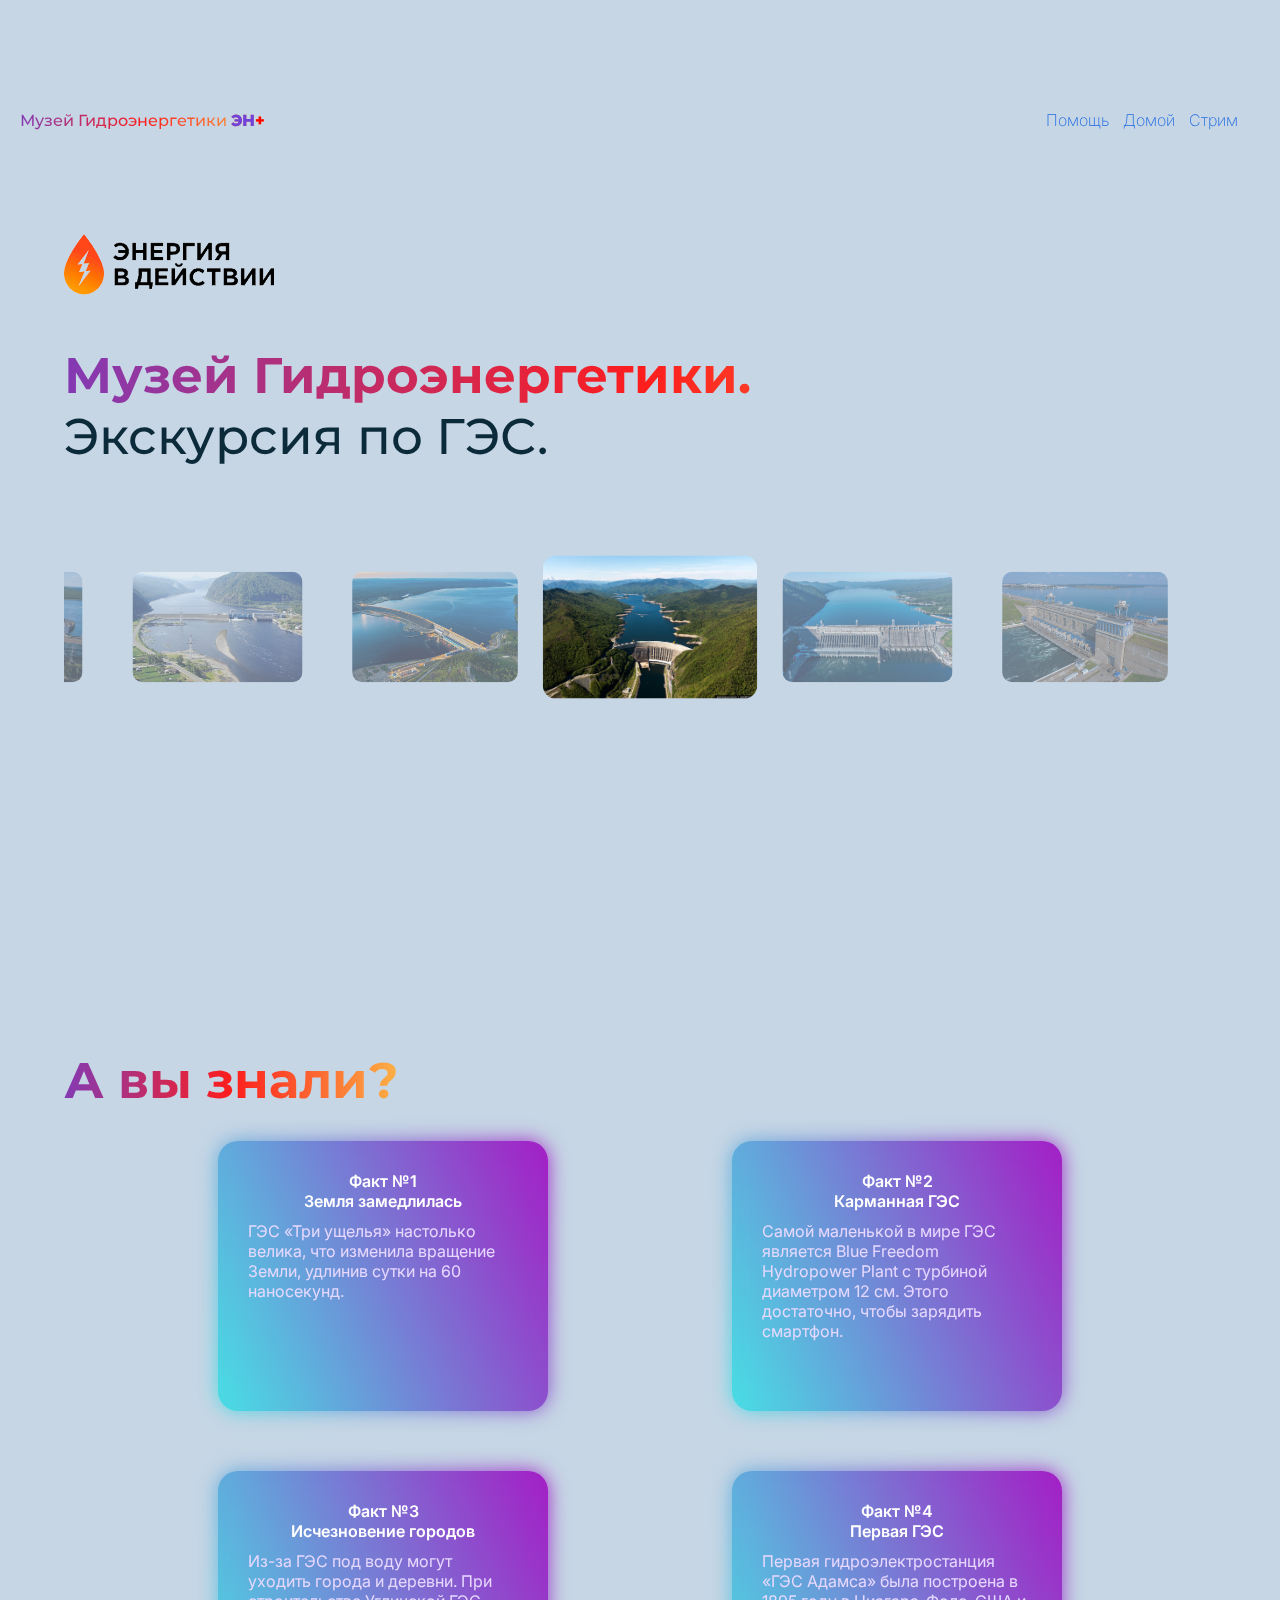
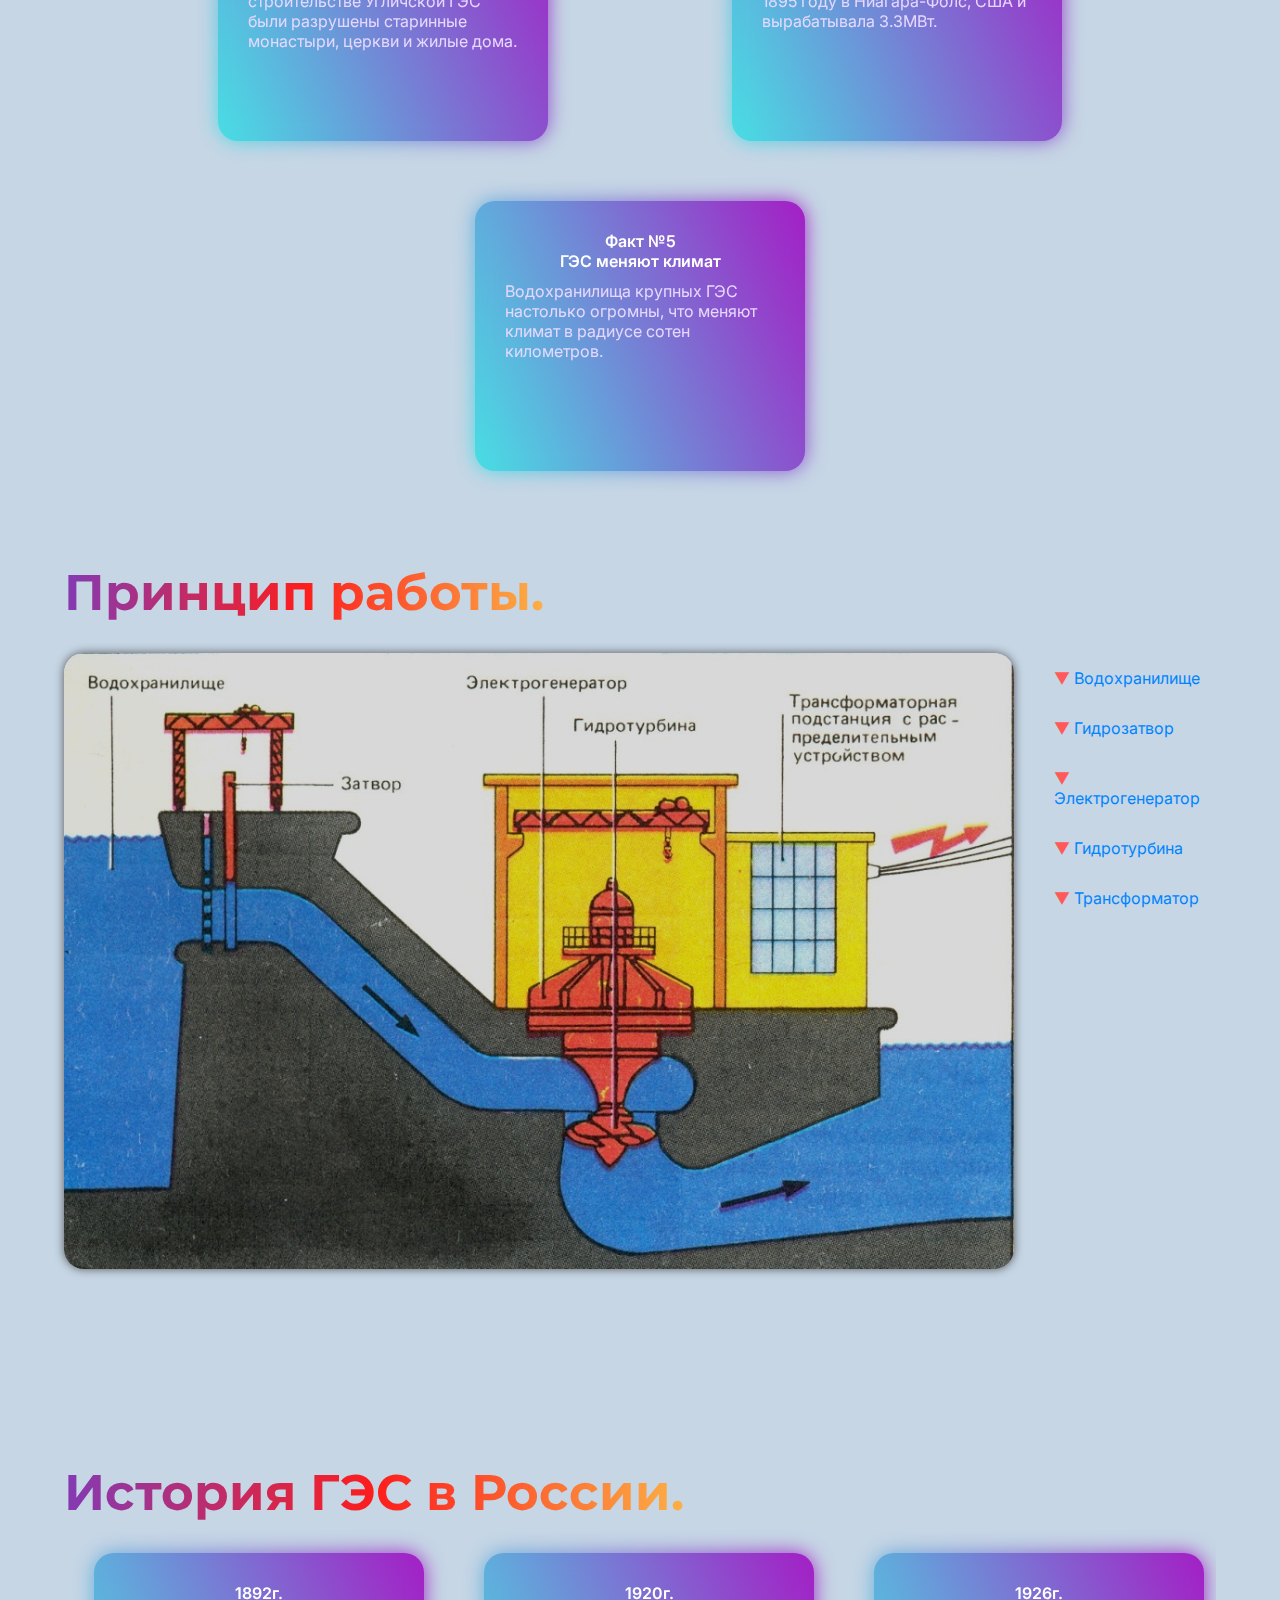
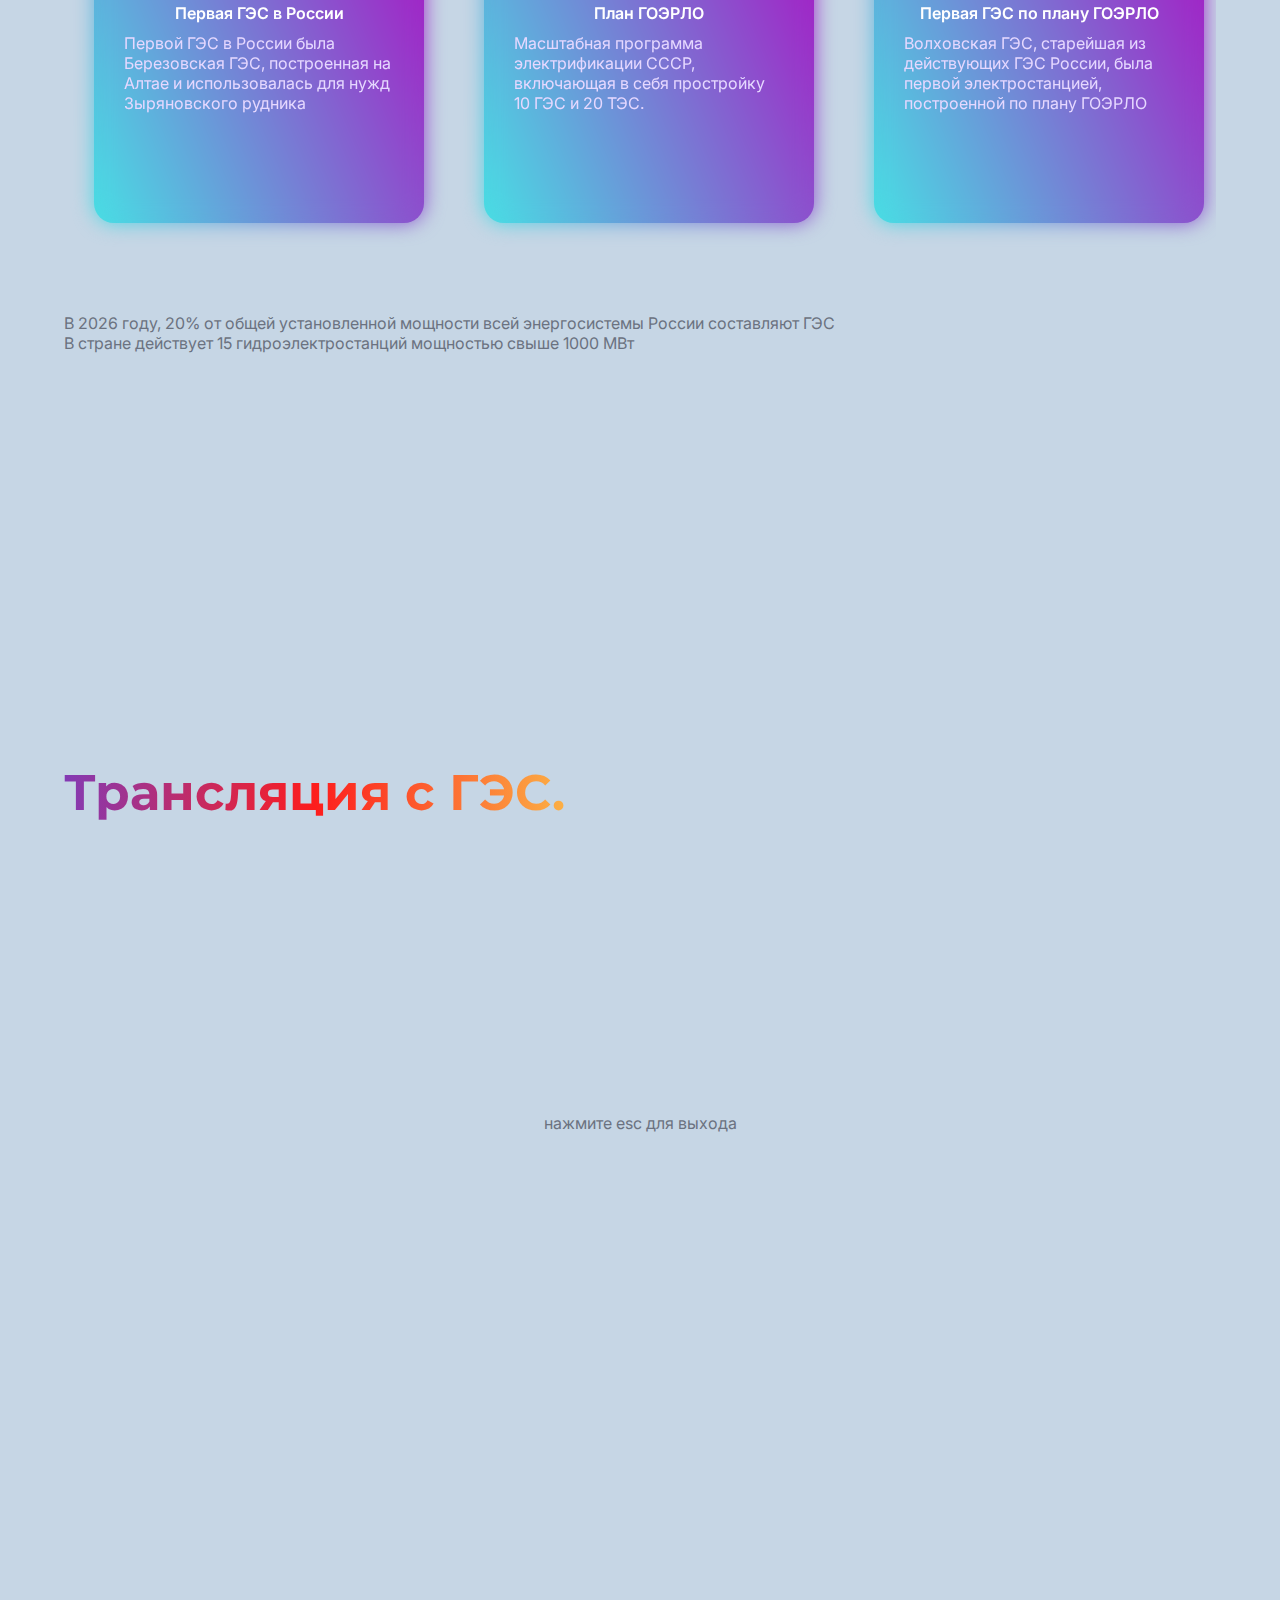
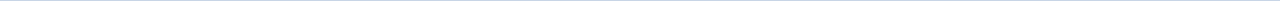
<file: index.html>
<!DOCTYPE html>
<html lang="en">
<head>
    <meta charset="UTF-8">
    <meta name="viewport" content="width=device-width, initial-scale=1.0">
    <title>(•ω•)</title>
    <link rel="stylesheet" href="style.css">
    <link rel="preconnect" href="https://fonts.googleapis.com">
    <link rel="preconnect" href="https://fonts.gstatic.com" crossorigin>
    <link href="https://fonts.googleapis.com/css2?family=Inter:ital,opsz,wght@0,14..32,100..900;1,14..32,100..900&family=Montserrat:ital,wght@0,100..900;1,100..900&display=swap" rel="stylesheet">
    <meta name="google-site-verification" content="KiKjGGC1zaBZEqLNtu3GylCnG-YXz8jtjM4fx1MYQGU" />
</head>
<body>
    <header>
        <span class="logo">Музей Гидроэнергетики <a class="en">ЭН</a><a class="pl">+</a></span>
        <div class="links">
        <a href="https://www.donationalerts.com/r/breed_" class="hlnk">Помощь</a>
        <a href="/funny.html" class="hlnk">Домой</a>
        <a href="#twitch-embed" class="hlnk">Стрим</a>
        </div>
    </header>
    <section class="zazu">
        <img class="start" src="images.png" alt="Энергия в действии">
        <h1>Музей Гидроэнергетики.</h1>
        <h2>Экскурсия по ГЭС.</h2>
        <div class="carousel">
            <div class="track">
                <img src="гэс.jpg" />
                <img src="1.jpg" />
                <img src="3270ab7c4b.jpg" />
                <img src="GES.jpg" />
                <img src="PCVR_202840.jpg" />
                <img src="Майнинская ГЭС.jpg" />
                <img src="boges1-7241725.jpg" />
            </div>
        </div>
    </section>

    <section>
        <div class="pods">
            <h1>А вы знали?</h1>
            <div class="facts">
                <div class="fact">
                    <span class="fh">Факт №1</span>
                    <span class="fh">Земля замедлилась</span>
                    <span class="fb">ГЭС «Три ущелья» настолько велика, что изменила вращение Земли, удлинив сутки на 60 наносекунд.</span>
                </div>
                <div class="fact">
                    <span class="fh">Факт №2</span>
                    <span class="fh">Карманная ГЭС</span>
                    <span class="fb">Самой маленькой в мире ГЭС является Blue Freedom Hydropower Plant с турбиной диаметром 12 см. Этого достаточно, чтобы зарядить смартфон.</span>
                </div>
                <div class="fact">
                    <span class="fh">Факт №3</span>
                    <span class="fh">Исчезновение городов</span>
                    <span class="fb">Из-за ГЭС под воду могут уходить города и деревни. При строительстве Угличской ГЭС были разрушены старинные монастыри, церкви и жилые дома.</span>
                </div>
                <div class="fact">
                    <span class="fh">Факт №4</span>
                    <span class="fh">Первая ГЭС</span>
                    <span class="fb">Первая гидроэлектростанция «ГЭС Адамса» была построена в 1895 году в Ниагара-Фолс, США и вырабатывала 3.3МВт.</span>
                </div>
                <div class="fact">
                    <span class="fh">Факт №5</span>
                    <span class="fh">ГЭС меняют климат</span>
                    <span class="fb">Водохранилища крупных ГЭС настолько огромны, что меняют климат в радиусе сотен километров.</span>
                </div>
            </div>
        </div>
    </section>

    <section>
        <div class="pods">
            <h1>Принцип работы.</h1>
            <div class="skebob52">
                <img src="ds.jpg" alt="" class="imagezazu">
                <div class="pididi">
                    <div class="accordion">
                        <button class="accordion-header">Водохранилище</button>
                        <div class="accordion-content">
                            <span>Искусственный водоем, создаваемый плотиной ГЭС. Используется для создания необходимого напора воды, вращающей турбины.</span>
                        </div>

                        <button class="accordion-header">Гидрозатвор</button>
                        <div class="accordion-content">
                            <span>Элемент, используемый для регулирования потока воды, предотвращения обратного тока и обеспечения безопасной эксплуатации оборудования ГЭС. </span>
                        </div>

                        <button class="accordion-header">Электрогенератор</button>
                        <div class="accordion-content">
                            <span>Ключевой элемент, который преобразует механическую энергию вращения гидротурбины в электрическую энергию. Он вырабатывает электрический ток.</span>
                        </div>

                        <button class="accordion-header">Гидротурбина</button>
                        <div class="accordion-content">
                            <span>Элемент, лопасти которого вращаются под напором потока воды. Она преобразует кинетическую энергию воды в механическую энергию вращения, которая передается генератору.</span>
                        </div>

                        <button class="accordion-header">Трансформатор</button>
                        <div class="accordion-content">
                            <span>Элемент, повышающий низкое напряжение, вырабатываемое генератором для эффективной передачи электроэнергии на большие расстояния по линиям электропередач.</span>
                        </div>
                        </div>
                </div>
            </div>
        </div>
    </section>

    <section>
        <div class="pods2">
            <h1>История ГЭС в России.</h1>
            <div class="hists">
                <div class="fact hist">
                    <span class="fh">1892г.</span>
                    <span class="fh">Первая ГЭС в России</span>
                    <span class="fb">Первой ГЭС в России была Березовская ГЭС, построенная на Алтае и использовалась для нужд Зыряновского рудника</span>
                </div>
                <div class="fact hist">
                    <span class="fh">1920г.</span>
                    <span class="fh">План ГОЭРЛО</span>
                    <span class="fb">Масштабная программа электрификации СССР, включающая в себя простройку 10 ГЭС и 20 ТЭС.</span>
                </div>
                <div class="fact hist">
                    <span class="fh">1926г.</span>
                    <span class="fh">Первая ГЭС по плану ГОЭРЛО</span>
                    <span class="fb">Волховская ГЭС, старейшая из действующих ГЭС России, была первой электростанцией, построенной по плану ГОЭРЛО</span>
                </div>
                <div class="fact hist">
                    <span class="fh">1945г.</span>
                    <span class="fh">Во время II Мировой</span>
                    <span class="fb">С 1941 до 1945 года было разрушено около 60 ГЭС на территории СССР, а в Сибири велось ускоренное строительство новых электростанций</span>
                </div>
                <div class="fact hist">
                    <span class="fh">1978г.</span>
                    <span class="fh">Самая крупная ГЭС в СССР</span>
                    <span class="fb">Самая большая ГЭС в России — Саяно-Шушенская питает крупнейшие алюминиевые заводы Сибири.</span>
                </div>
                <div class="fact hist">
                    <span class="fh">1991г.</span>
                    <span class="fh">Распад СССР</span>
                    <span class="fb">После распада СССР строительстрво многих ГЭС было заморожено из-за нехватки ресурсов и финансирования.</span>
                </div>
                <div class="fact hist">
                    <span class="fh">2009г.</span>
                    <span class="fh">Трагедия на Саяно-Шушенской</span>
                    <span class="fb">Из-за разрушений гидроагрегат №2 был выброшен из шахты, а машинный зал был затоплен. Погибло 75 человек, все 10 агрегатов были повреждены или разрушены.</span>
                </div>
                <div class="fact hist">
                    <span class="fh">2011г.</span>
                    <span class="fh">Программа «Новая энергия»</span>
                    <span class="fb">Программа была запущена Холдингом <a class="en">En</a><a class="pl">+</a> Group и заключается в совершенствовании электростанций</span>
                </div>
            </div>
            <span class="facthist">В 2026 году, 20% от общей установленной мощности всей энергосистемы России составляют ГЭС <br>В стране действует 15 гидроэлектростанций мощностью свыше 1000 МВт</span>
        </div>
    </section>

    <section>
        <div class="pods">
            <h1>Трансляция с ГЭС.</h1>
            <div class="strim">
                <div id="twitch-embed"></div>
                <p>нажмите esc для выхода</p>
            </div>
        </div>
    </section>

    <script>
const carousel = document.querySelector('.carousel');
const track = document.querySelector('.track');
const gap = 20;

let slides;
let slideWidth;
let carouselCenter;
let index;
let timer;

function measure() {
  slides = Array.from(track.children);
  slideWidth = slides[0].offsetWidth + gap;
  carouselCenter = carousel.offsetWidth / 2;
}

function setPosition(animated = true) {
  track.style.transition = animated ? 'transform 0.6s ease' : 'none';

  const offset =
    slideWidth * index + slideWidth / 2 - carouselCenter;

  track.style.transform = `translateX(${-offset}px)`;

  slides.forEach(s => s.classList.remove('active'));
  slides[index].classList.add('active');
}

function next() {
  index++;
  setPosition(true);

  track.addEventListener(
    'transitionend',
    () => {
      track.appendChild(track.firstElementChild);

      slides = Array.from(track.children);

      index--;

      setPosition(false);
    },
    { once: true }
  );
}

window.addEventListener('load', () => {
  const originals = Array.from(track.children);
  originals.forEach(slide => {
    track.appendChild(slide.cloneNode(true));
  });

  measure();

  index = Math.floor(slides.length / 2);

  setPosition(false);
  timer = setInterval(next, 2500);
});

window.addEventListener('resize', () => {
  measure();
  setPosition(false);
});
</script>
    
    <script>
const cards = document.querySelectorAll('.fact');

cards.forEach(card => {
    card.addEventListener('mousemove', (e) => {
        const rect = card.getBoundingClientRect();
        const x = e.clientX - rect.left;
        const y = e.clientY - rect.top;
        card.style.setProperty('--mouse-x', `${x}px`);
        card.style.setProperty('--mouse-y', `${y}px`);


        const centerX = rect.width / 2;
        const centerY = rect.height / 2;

        const rotateX = ((y - centerY) / centerY) * 15;
        const rotateY = ((centerX - x) / centerX) * 15;

        card.style.transform = `rotateX(${rotateX}deg) rotateY(${rotateY}deg) scale3d(1.05, 1.05, 1.05)`;
    });

    card.addEventListener('mouseleave', () => {
        card.style.transform = 'rotateX(0deg) rotateY(0deg)';
    });
});
    </script>
    <script>
  document.querySelectorAll('.accordion-header').forEach(button => {
    button.addEventListener('click', () => {
      document.querySelectorAll('.accordion-header').forEach(otherButton => {
        if (otherButton !== button) {
          otherButton.classList.remove('active');
          const otherContent = otherButton.nextElementSibling;
          if (otherContent.classList.contains('show')) {
            otherContent.classList.remove('show');
          }
        }
      });
      button.classList.toggle('active');
      const content = button.nextElementSibling;
      content.classList.toggle('show');
    });
  });
</script>
    <script src="https://embed.twitch.tv/embed/v1.js"></script>
                <script type="text/javascript">
                    new Twitch.Embed("twitch-embed", {
                        width: 889,
                        height: 500,
                        channel: "stintik",
                        layout: "video",
                        muted: true,
                        autoplay: true,
                        tt_content_lang: "ru"
                    });
    </script>
</body>
</html>
</file>
<file: style.css>
@property --color-1 {
  syntax: '<color>';
  initial-value: #48dfe4;
  inherits: false;
}

@property --color-2 {
  syntax: '<color>';
  initial-value: #a41ec5;
  inherits: false;
}

@property --rotgrad {
  syntax: '<angle>';
  initial-value: 67deg;
  inherits: false;
}

body{
    width: 100vw;
    margin: 0;
    padding: 0;
    background-color: #c6d6e5;
    display: flex;
    align-items: center;
    flex-direction: column;
    overflow-x: hidden;
}

body::-webkit-scrollbar{
    background-color: #c6d6e5;
    width: 5px;
}

body::-webkit-scrollbar-thumb{
    background-color: #0084ff;
    border-radius: 0;
}

body::selection{
    background-color: rgba(255, 0, 0, 0.8);
    color: white;
}

html{
    width: 100%;
    scroll-behavior: smooth;
    scroll-snap-type: y mandatory;
}

*{
    margin: 0;
    padding: 0;
    color: #6B7280;
    font-family: "Inter", sans-serif;
    font-optical-sizing: auto;
    font-weight: 400;
    font-style: normal;
    text-decoration: none;
    cursor: default;
}

.logo{
    font-family: "Montserrat", sans-serif;
    font-optical-sizing: auto;
    font-weight: 500;
    font-style: normal;
    margin-left: 20px; 
    color: transparent;
	-webkit-background-clip: text;
	background-clip: text;
    background-image: linear-gradient(90deg, rgba(131, 58, 180, 1) 0%, rgba(253, 29, 29, 1) 50%, rgba(252, 176, 69, 1) 100%);

}

header{
    height: 6.7vh;
    display: flex;
    align-items: center;
    justify-content: space-between;
    position: fixed;
    background-color: rgba(198, 214, 229, 0.8);
    width: 100vw;
    z-index: 10;
}

.pl{
    color: red;
    font-family: "Montserrat", sans-serif;
    font-optical-sizing: auto;
    font-weight: 800;
    font-style: normal;
}

.en{
    color: rgb(112, 66, 221);
    font-family: "Montserrat", sans-serif;
    font-optical-sizing: auto;
    font-weight: 800;
    font-style: normal;
}

.links{
    margin-right: 2.5vw;
}

.hlnk{
    color: #1F6AE1;
    font-family: "Inter", sans-serif;
    font-optical-sizing: auto;
    font-weight: 200;
    font-style: normal;
    margin-right: 10px;
}

#twitch-embed{
    user-select: none;
}

h1{
    font-family: "Montserrat", sans-serif;
    font-optical-sizing: auto;
    font-weight: 700;
    font-style: normal;
	color: transparent;
	-webkit-background-clip: text;
	background-clip: text;
    font-size: 50px;    
    background-image: linear-gradient(90deg, rgba(131, 58, 180, 1) 0%, rgba(253, 29, 29, 1) 50%, rgba(252, 176, 69, 1) 100%);
}

h2{
    font-family: "Montserrat", sans-serif;
    font-optical-sizing: auto;
    font-weight: 500;
    font-style: normal;
    font-size: 50px;
	color: #0B2A3A;
}

.zazu{
    margin-top: 10vh;
    width: 90vw;
}

img.start{
    width: 210px;
    margin-top: 16vh;
    margin-bottom: 5vh;
}

.carousel {
    width: 90vw;
    overflow: hidden;
    height: 300px;
    margin-top: 5vh;
}

.track {
  display: flex;
  gap: 20px;
  transition: transform 0.6s ease;
  height: 300px;
  margin-top: 50px;
  background-color: transparent;
}

.track img {
  width: 200px;
  height: 130px;
  border-radius: 12px;
  opacity: 0.5;
  transform: scale(0.85);
  transition: 1s;
  z-index: 0;
}

.track img.active {
  transform: scale(1.1);
  opacity: 1;
}

section {
    min-height: 100vh;
    width: 90vw;
    scroll-snap-align: start;
    scroll-snap-stop: always; 
}

.pods{
    margin-top: 6.7vh;
    flex-direction: column;
    display: flex;
    align-items: flex-start;
}

.pods2{
    margin-top: 6.7vh;
    display: flex;
    flex-direction: column;
    justify-content: space-around;
    align-items: flex-start;
}

.fact{
    position: relative; 
    padding: 30px;
    flex-shrink: 0;
    width: 270px;
    height: 210px;
    margin: 30px;
    background: #a1fffc;
    border-radius: 20px;
    display: flex;
    z-index: 2;
    flex-direction: column;
    align-items: center;
    background: linear-gradient(var(--rotgrad), var(--color-1) 0%, var(--color-2) 100%);
    transition: --color-1 0.2s, --color-2 0.8s, width 0.8s, --rotgrad 0.5s, border 0.4s;
    transition: transform 0.5s cubic-bezier(0.19, 1, 0.22, 1);
    transform-style: preserve-3d;
    perspective: 1000px; 
    --mouse-x: 0px;
    --mouse-y: 0px;
}

.fact::before {
    content: '';
    position: absolute;
    top: 0;
    left: 0;
    width: 100%;
    height: 100%;
    cursor: none;
    background: radial-gradient(
        600px circle at var(--mouse-x) var(--mouse-y),
        rgba(255, 255, 255, 0.3),
        transparent 40%
    );
    transition: opacity 0.5s;
    opacity: 0;
    z-index: 4;
    border-radius: 20px;
}
@media (hover: hover) {
    .fact:hover::before {
        opacity: 1;
    }
    .fact:hover{
        --color-1: #3cf7f7;
        --color-2: #8b0bd0;
        --rotgrad: 30deg;
        transition: --color-1 0.2s, --color-2 0.8s, --rotgrad 0.5s;
        transition: transform 0.5s cubic-bezier(0.19, 1, 0.22, 1);
    }

    .fact:hover::after{
        opacity: 0;
        transition: opacity 0.4s;
    }

    .fact:hover .fb{
        color: #ffffff;
        transition: all 0.8s;
    }
}
.fact::after {
    content: "";
    position: absolute;
    background: linear-gradient(var(--rotgrad), var(--color-1), var(--color-2));
    filter: blur(10px);
    width: 280px;
    height: 220px;
    padding: 25px;
    z-index: -1;
    opacity: 1;
    border-radius: 20px;
    transition: inherit; 
    top: 0px;
    transition: opacity 0.4s;
}

.facts{
    display: flex;
    flex-direction: row;
    justify-content: space-evenly;
    flex-wrap: wrap;
}

.fh{
    color: #ffffff;
    font-weight: 600;
}

.fb{
    margin-top: 10px;
    transition: all 0.8s;
	color: #E6D8FF;
}

.skebob52{
    margin-top: 30px;
    display: flex;
    flex-direction: row;
}

.imagezazu{
    width: 950px;
    border-radius: 20px;
    box-shadow: 0 0 10px rgb(86, 86, 86);
}

.pididi{
    margin-left: 25px;
}


.accordion-header {
    background-color: transparent;
    color: #0084ff;
    cursor: pointer;
    padding: 15px;
    font-size: 16px;
    border: none;
    outline: none;
    width: 100%;
    text-align: left;
    transition: color 0.3s ease;
}

.accordion-header.active{
    color: #6B7280; 
}

.accordion-header::before{
    content: "▼ ";
    color: rgb(255, 89, 89);
    transition: all 0.5s;
}

.accordion-header.active::before{
    content: "► ";
    color: #6B7280;
}

.accordion-content {
    max-height: 0;
    overflow: hidden;
    transition: max-height 0.3s ease;
    transition: padding 0.3s ease;
    padding: 0 15px;
}

.accordion-content.show {
    max-height: 200px;
    padding: 15px;
}

.strim{
    width: 100%;
    height: 600px;
    display: flex;
    align-items: center;
    justify-content: center;
    flex-direction: column;
}

iframe{
    border-radius: 20px;
    box-shadow: 0 0 10px rgb(86, 86, 86);
    pointer-events: none;
}

.hists{
    content: "";
    display: flex;
    flex-direction: row;
    justify-content: space-evenly;
    flex-wrap: nowrap;
    width: 100%;
    overflow-y: auto;
    z-index: 3;
    border-color: rgba(0,0,0,0);
}

.hists::-webkit-scrollbar{
    background-color: #c6d6e5;  
    height: 5px;
}
.hists::-webkit-scrollbar-thumb{
    background-color: #0084ff;
    border-radius: 10px;
}

.facthist{
    margin-top: 60px;
}

.ges-table *{
    font-family: "Inter", sans-serif;
    font-optical-sizing: auto;
    font-weight: 400;
    font-style: normal;
    text-decoration: none;
    cursor: default;
    transition: all 0.5s;
}
.ges-table {
    margin-top: 20px;
    width: 100%;
    border-collapse: collapse;
    background-color: #ffffff;
    border-radius: 20px;
    transition: all 0.5s;
}
thead{
    background: linear-gradient(var(--rotgrad), var(--color-1), var(--color-2));
    border-radius: 20px;
}
.ges-table th {
    color: white;
    padding: 15px;
    text-align: left;
    text-transform: uppercase;
    font-size: 14px;
    font-weight: 800;
    transition: all 0.5s;
}
.ges-table td {
    padding: 5px 15px;
    color: #2c3e50;
    transition: all 0.8s;
}
.ges-table tr:nth-child(even) {
    background-color: #f8f9fa;
    transition: all 0.8s;
}
.ges-table tr:hover {
    background-color: #e9ecef;
    color: black;
    transition: all 0.2s;
}
.ges-table tr:hover *{
    color: black;
    transition: all 0.2s;
}
.ges-table a {
    color: #2c3e50;
    text-decoration: none;
    font-weight: 500;
    transition: all 0.5s;
}
.ges-table a:hover {
    text-decoration: underline;
    transition: all 0.5s;
}
.power-val {
    font-weight: bold;
    transition: all 0.5s;
}
.modal-overlay {
    display: none;
    position: fixed;
    top: 0; left: 0;
    width: 100%; height: 100%;
    background: rgba(0, 0, 0, 0.8);
    z-index: 1000;
    justify-content: center;
    align-items: center;
    cursor: pointer;
}
.modal-overlay img {
    max-width: 90%;
    max-height: 90%;
    border-radius: 20px;
}

.qr{
    width: 100%;
    height: 70vh;
    display: flex;
    align-items: center;
    justify-content: center;
}

@media screen and (max-width: 767px) {
    html{
        scroll-snap-type: none;
    }
    img.start{
        width: 210px;
        margin-top: 0;
        margin-bottom: 5vh;
    }
    header{
        height: 4vh;
        display: flex;
        align-items: center;
        justify-content: space-between;
        position: fixed;
        background-color: rgba(198, 214, 229, 0.8);
        width: 100vw;
        z-index: 10;
    }
    *{
        font-size: 14px;
    }
    h1{
        font-size: 30px;
    }
    h2{
        font-size: 36px;
    }
    section{
        height: auto;
        min-height: 90vh;
        width: 100vw;
    }
    .zazu{
        margin-top: 10vh;
        width: 90vw;
        height: 90vh;
    }
    .imagezazu{
        width: 330px;
        height: 270px;
        object-fit: cover;
        object-position: 67%;
    }
    .skebob52{
        margin-top: 30px;
        display: flex;
        flex-direction: column;
        align-items: center ;
    }
    .accordion-content span{
        font-size: 20px;
    }
    iframe{
        width: 330px;
        height: 186px;
        object-fit: contain;
    }
    .links{
        display: none !important;
    }
    .logo{
        font-size: 20px;
        margin: 0;
    }
    .logo *{
        font-size: 20px;
    }
    header{
        display: flex;
        align-items: center;
        justify-content: center;
    }
    .pods h1{
        margin-left: 20px;
    }
    .pods2 h1{
        margin-left: 20px;
    }
    .pods span{
        margin-left: 20px;
    }
    .pods2 span{
        margin-left: 20px;
    }
    .ges-table{
        border-radius: 0;
    }
    .rm{
        display: none;
    }
}
</file>
